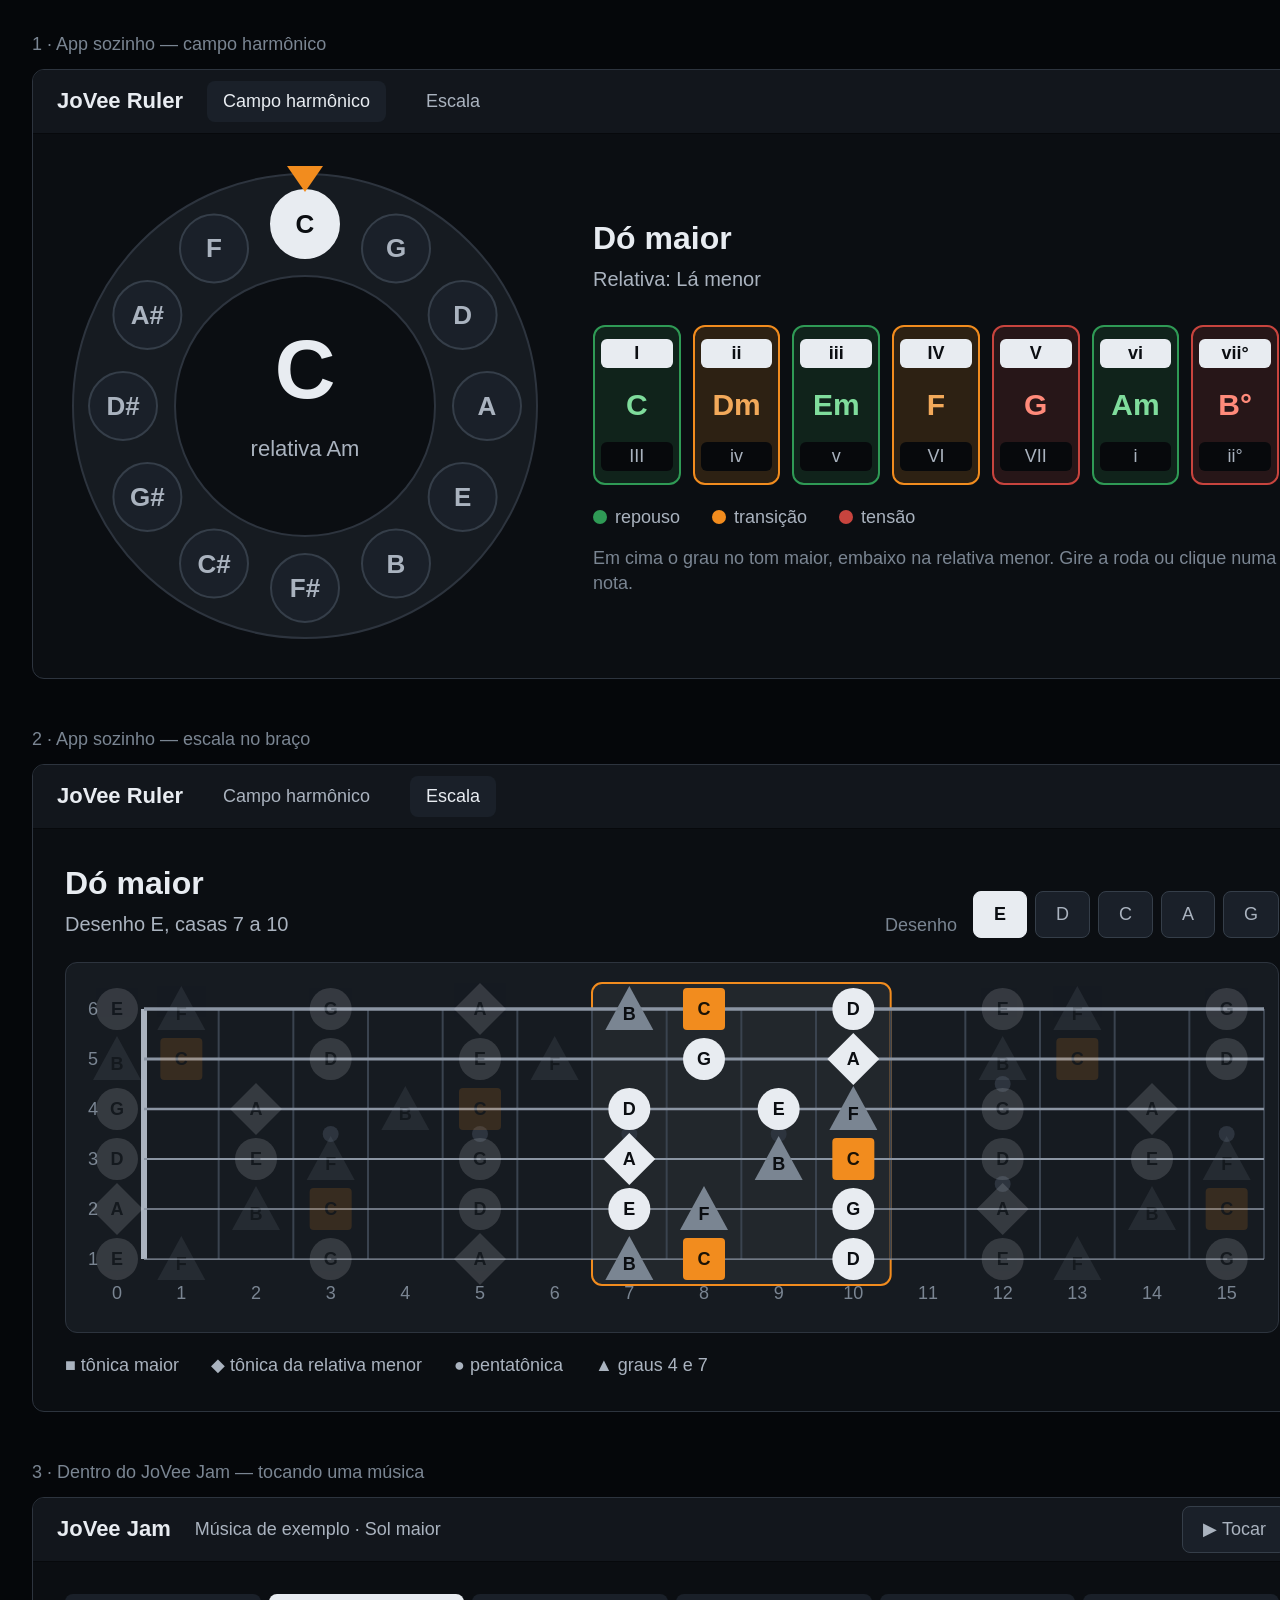
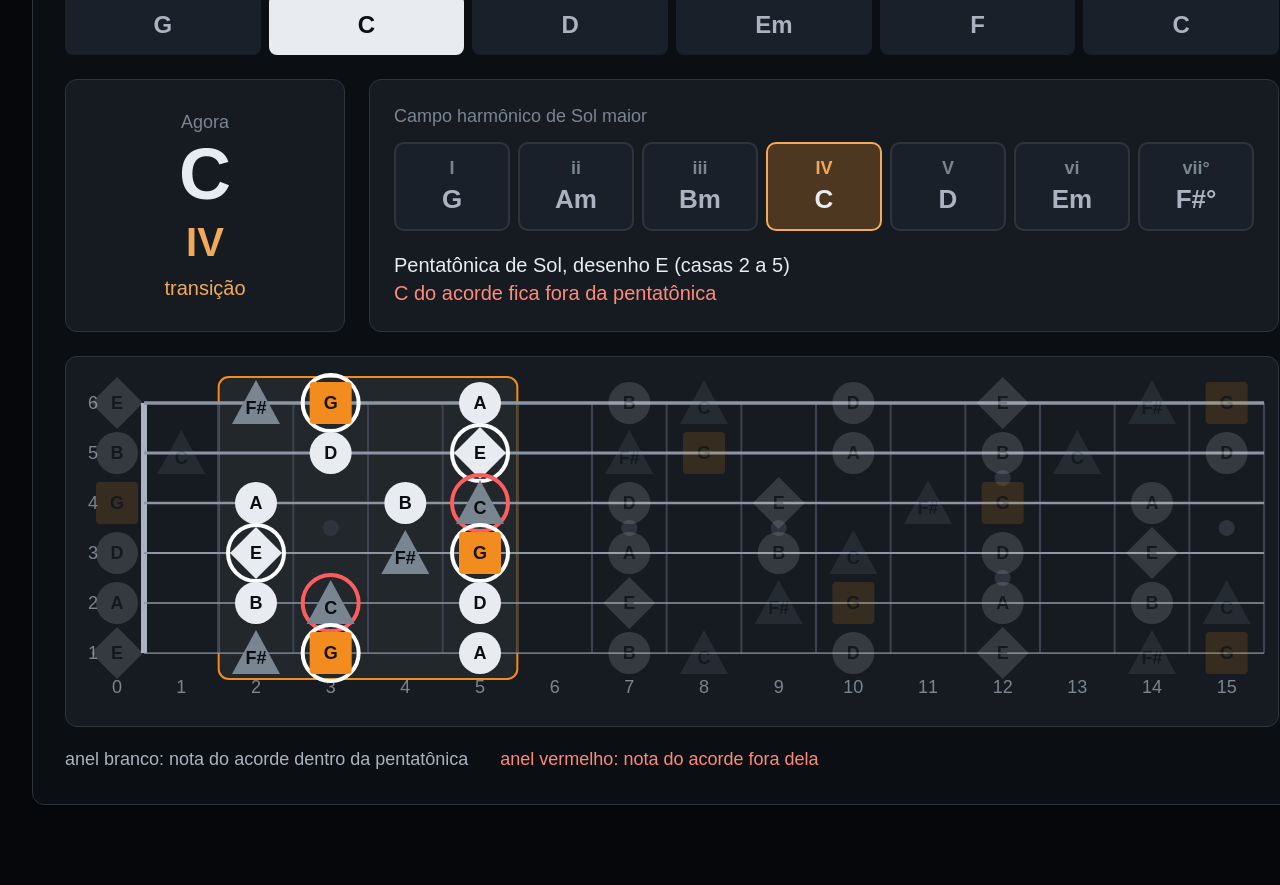
<file: docs/design/mockup/index.html>
<!doctype html>
<html lang="pt-BR">
<head>
<meta charset="utf-8">
<meta name="viewport" content="width=device-width, initial-scale=1">
<title>JoVee Ruler mockup</title>
<style>
:root{--page:#0b0e12;--chrome:#12161c;--chrome2:#1a2029;--panel:#232a33;--well:#161b21;--hair:#2d343e;--fl:#353e49;
--ink:#e8ecf1;--ink2:#aab3bf;--ink3:#7a8592;--accent:#f28c1e;--ok:#2f9a55;--bad:#c8443e;--okt:#7fdc9c;--wt:#f2a95a;--bt:#ff8a7a}
*{box-sizing:border-box}
body{margin:0;background:#05070a;color:var(--ink);font:18px/1.4 -apple-system,"SF Pro Text","Inter",sans-serif;padding:32px}
.cap{font-size:18px;color:var(--ink3);margin:0 0 12px}
.win{width:1280px;background:var(--page);border:1px solid var(--hair);border-radius:12px;overflow:hidden;margin:0 0 48px}
.top{height:64px;background:var(--chrome);border-bottom:1px solid #07090c;display:flex;align-items:center;gap:24px;padding:0 24px}
.brand{font-size:22px;font-weight:700}
.tab{font-size:18px;color:var(--ink2);padding:8px 16px;border-radius:8px;cursor:pointer}
.tab.on{background:var(--chrome2);color:var(--ink)}
.grow{flex:1}
.body{padding:32px}
.h1{font-size:32px;font-weight:700;margin:0}
.h2{font-size:20px;color:var(--ink2);margin:4px 0 0}
.btn{background:var(--chrome2);color:var(--ink2);border:1px solid var(--fl);border-radius:8px;padding:10px 20px;font:inherit;font-size:18px;cursor:pointer}
.btn.on{background:var(--ink);color:var(--page);border-color:var(--ink);font-weight:700}
.pnl{background:var(--well);border:1px solid var(--hair);border-radius:12px;padding:24px}
.legend{display:flex;gap:32px;font-size:18px;color:var(--ink2);margin-top:20px;flex-wrap:wrap}
.dot{display:inline-block;width:14px;height:14px;border-radius:50%;margin-right:8px;vertical-align:-1px}
</style>
</head>
<body>

<p class="cap">1 · App sozinho — campo harmônico</p>
<div class="win">
  <div class="top"><span class="brand">JoVee Ruler</span><span class="tab on">Campo harmônico</span><span class="tab">Escala</span></div>
  <div class="body" style="display:grid;grid-template-columns:480px 1fr;gap:48px;align-items:center">
    <svg id="wheel" viewBox="0 0 480 480" width="480" height="480" style="cursor:grab;touch-action:none"></svg>
    <div>
      <p class="h1" id="f-title"></p><p class="h2" id="f-sub"></p>
      <div id="chords" style="display:grid;grid-template-columns:repeat(7,1fr);gap:12px;margin-top:32px"></div>
      <div class="legend"><span><span class="dot" style="background:var(--ok)"></span>repouso</span><span><span class="dot" style="background:var(--accent)"></span>transição</span><span><span class="dot" style="background:var(--bad)"></span>tensão</span></div>
      <p style="font-size:18px;color:var(--ink3);margin:16px 0 0">Em cima o grau no tom maior, embaixo na relativa menor. Gire a roda ou clique numa nota.</p>
    </div>
  </div>
</div>

<p class="cap">2 · App sozinho — escala no braço</p>
<div class="win">
  <div class="top"><span class="brand">JoVee Ruler</span><span class="tab">Campo harmônico</span><span class="tab on">Escala</span></div>
  <div class="body">
    <div style="display:flex;align-items:flex-end;gap:16px;margin-bottom:24px">
      <div><p class="h1" id="s-title"></p><p class="h2" id="s-sub"></p></div><span class="grow"></span>
      <span style="color:var(--ink3)">Desenho</span><span id="shapes" style="display:flex;gap:8px"></span>
    </div>
    <div class="pnl" style="padding:16px 8px"><svg id="neck" viewBox="0 0 1200 330" width="1200"></svg></div>
    <div class="legend"><span>■ tônica maior</span><span>◆ tônica da relativa menor</span><span>● pentatônica</span><span>▲ graus 4 e 7</span></div>
  </div>
</div>

<p class="cap">3 · Dentro do JoVee Jam — tocando uma música</p>
<div class="win">
  <div class="top"><span class="brand">JoVee Jam</span><span style="color:var(--ink2)">Música de exemplo · Sol maior</span><span class="grow"></span><button class="btn" id="play">▶ Tocar</button></div>
  <div class="body">
    <div id="tl" style="display:grid;grid-template-columns:repeat(6,1fr);gap:8px;margin-bottom:24px"></div>
    <div style="display:grid;grid-template-columns:280px 1fr;gap:24px;margin-bottom:24px">
      <div class="pnl" style="text-align:center;display:flex;flex-direction:column;justify-content:center">
        <div style="font-size:18px;color:var(--ink3)">Agora</div>
        <div id="j-chord" style="font-size:72px;font-weight:700;line-height:1.1"></div>
        <div id="j-deg" style="font-size:40px;font-weight:700"></div>
        <div id="j-fn" style="font-size:20px;margin-top:4px"></div>
      </div>
      <div class="pnl">
        <div style="color:var(--ink3);margin-bottom:12px">Campo harmônico de Sol maior</div>
        <div id="j-field" style="display:grid;grid-template-columns:repeat(7,1fr);gap:8px"></div>
        <div id="j-msg" style="font-size:20px;margin-top:20px"></div>
      </div>
    </div>
    <div class="pnl" style="padding:16px 8px"><svg id="jneck" viewBox="0 0 1200 330" width="1200"></svg></div>
    <div class="legend"><span>anel branco: nota do acorde dentro da pentatônica</span><span style="color:var(--bt)">anel vermelho: nota do acorde fora dela</span></div>
  </div>
</div>

<script>
const N=['C','C#','D','D#','E','F','F#','G','G#','A','A#','B'];
const PT={C:'Dó','C#':'Dó#',D:'Ré','D#':'Ré#',E:'Mi',F:'Fá','F#':'Fá#',G:'Sol','G#':'Sol#',A:'Lá','A#':'Lá#',B:'Si'};
const MAJ=[0,2,4,5,7,9,11],Q=['','m','m','','','m','°'],RM=['I','ii','iii','IV','V','vi','vii°'],RN=['i','ii°','III','iv','v','VI','VII'];
const FN=[0,1,0,1,2,0,2],FC=['#2f9a55','#f28c1e','#c8443e'],FT=['#7fdc9c','#f2a95a','#ff8a7a'],FL=['repouso','transição','tensão'];
const FIFTHS=[0,7,2,9,4,11,6,1,8,3,10,5],TUN=[4,9,2,7,11,4],PENT=[0,2,4,7,9];
let key=0,shape=0,ang=0;
const $=id=>document.getElementById(id);
const field=k=>MAJ.map((_,i)=>{const r=(k+MAJ[i])%12;return{r,notes:[r,(k+MAJ[(i+2)%7])%12,(k+MAJ[(i+4)%7])%12],name:N[r]+Q[i],i}});

function wheel(){
  const c=240;let h='<circle cx="240" cy="240" r="232" fill="#161b21" stroke="#2d343e" stroke-width="2"/><circle cx="240" cy="240" r="130" fill="#0b0e12" stroke="#2d343e" stroke-width="2"/>';
  h+='<g transform="rotate('+ang+' 240 240)">';
  FIFTHS.forEach((n,p)=>{const a=(p*30-90)*Math.PI/180,x=c+182*Math.cos(a),y=c+182*Math.sin(a),on=n===key;
    h+='<g data-k="'+n+'" style="cursor:pointer"><circle cx="'+x+'" cy="'+y+'" r="34" fill="'+(on?'#e8ecf1':'#1a2029')+'" stroke="'+(on?'#e8ecf1':'#353e49')+'" stroke-width="2"/><text x="'+x+'" y="'+y+'" transform="rotate('+(-ang)+' '+x+' '+y+')" text-anchor="middle" dominant-baseline="central" font-size="26" font-weight="700" fill="'+(on?'#0b0e12':'#aab3bf')+'">'+N[n]+'</text></g>'});
  h+='</g><path d="M222 0 L258 0 L240 26 Z" fill="#f28c1e"/>';
  h+='<text x="240" y="232" text-anchor="middle" font-size="84" font-weight="700" fill="#e8ecf1">'+N[key]+'</text><text x="240" y="290" text-anchor="middle" font-size="22" fill="#aab3bf">relativa '+N[(key+9)%12]+'m</text>';
  $('wheel').innerHTML=h;
}
function chords(){
  $('f-title').textContent=PT[N[key]]+' maior';
  $('f-sub').textContent='Relativa: '+PT[N[(key+9)%12]]+' menor';
  $('chords').innerHTML=field(key).map(c=>{const f=FN[c.i];return'<div style="background:'+FC[f]+'26;border:2px solid '+FC[f]+';border-radius:12px;padding:12px 6px;text-align:center"><div style="background:#e8ecf1;color:#0b0e12;border-radius:6px;font-size:18px;font-weight:700;padding:2px 0">'+RM[c.i]+'</div><div style="font-size:30px;font-weight:700;color:'+FT[f]+';margin:16px 0">'+c.name+'</div><div style="background:#07090c;color:#aab3bf;border-radius:6px;font-size:18px;padding:2px 0">'+RN[(c.i+2)%7]+'</div></div>'}).join('');
}
function rotateTo(k){const target=-FIFTHS.indexOf(k)*30,d=((target-ang)%360+540)%360-180,a0=ang,t0=performance.now();key=k;chords();scale();
  (function step(t){const u=Math.min(1,(t-t0)/350);ang=a0+d*(1-Math.pow(1-u,3));wheel();if(u<1)requestAnimationFrame(step);else ang=target})(t0)}
$('wheel').addEventListener('click',e=>{const g=e.target.closest('[data-k]');if(g&&!dragMoved)rotateTo(+g.dataset.k)});
let drag=null,dragMoved=false;
$('wheel').addEventListener('pointerdown',e=>{const r=$('wheel').getBoundingClientRect(),cx=r.left+r.width/2,cy=r.top+r.height/2;drag={cx,cy,a:Math.atan2(e.clientY-cy,e.clientX-cx),a0:ang};dragMoved=false});
addEventListener('pointermove',e=>{if(!drag)return;const d=(Math.atan2(e.clientY-drag.cy,e.clientX-drag.cx)-drag.a)*180/Math.PI;if(Math.abs(d)>3)dragMoved=true;if(!dragMoved)return;ang=drag.a0+d;const k=FIFTHS[((Math.round(-ang/30)%12)+12)%12];if(k!==key){key=k;chords();scale()}wheel()});
addEventListener('pointerup',()=>{if(drag&&dragMoved){ang=Math.round(ang/30)*30;wheel()}drag=null});

function shapesWin(k){const r=((k-4)%12+12)%12;return[['E',-1],['D',2],['C',4],['A',7],['G',9]].map(([n,o])=>{let a=r+o;while(a<0)a+=12;while(a+3>15)a-=12;if(a<0)a+=12;return[n,a]})}
function neck(id,k,win,active){
  const x0=70,fw=(1190-x0)/15,y0=30,sp=50;let h='';
  if(win!=null){const xa=win===0?8:x0+(win-1)*fw,xb=x0+(win+3)*fw;h+='<rect x="'+xa+'" y="4" width="'+(xb-xa)+'" height="'+(sp*5+52)+'" rx="10" fill="#ffffff0d" stroke="#f28c1e" stroke-width="2"/>'}
  [3,5,7,9,15].forEach(f=>h+='<circle cx="'+(x0+(f-.5)*fw)+'" cy="'+(y0+2.5*sp)+'" r="8" fill="#2d343e"/>');
  [1.5,3.5].forEach(s=>h+='<circle cx="'+(x0+11.5*fw)+'" cy="'+(y0+s*sp)+'" r="8" fill="#2d343e"/>');
  for(let f=0;f<=15;f++){const x=x0+f*fw;h+='<line x1="'+x+'" x2="'+x+'" y1="'+y0+'" y2="'+(y0+5*sp)+'" stroke="'+(f?'#3a434f':'#aab3bf')+'" stroke-width="'+(f?2:6)+'"/><text x="'+(f?x-fw/2:x0/2+8)+'" y="'+(y0+5*sp+40)+'" text-anchor="middle" font-size="18" fill="#7a8592">'+f+'</text>'}
  for(let s=0;s<6;s++){const y=y0+s*sp;h+='<line x1="'+x0+'" x2="1190" y1="'+y+'" y2="'+y+'" stroke="#8b95a3" stroke-width="'+(3.5-s*.45)+'"/><text x="14" y="'+y+'" dominant-baseline="central" font-size="18" fill="#7a8592">'+(6-s)+'</text>'}
  for(let s=0;s<6;s++)for(let f=0;f<=15;f++){const n=(TUN[5-s]+f)%12,iv=(n-k+12)%12;if(!MAJ.includes(iv))continue;
    const x=f?x0+(f-.5)*fw:x0/2+8,y=y0+s*sp,inW=win==null||(f>=win&&f<=win+3),pent=PENT.includes(iv),r=21;
    let m,tc='#0b0e12',ty=y;
    if(iv===0){m='<rect x="'+(x-r)+'" y="'+(y-r)+'" width="'+2*r+'" height="'+2*r+'" rx="4" fill="#f28c1e"/>';tc='#1a1206'}
    else if(iv===9)m='<path d="M'+x+' '+(y-r-5)+'L'+(x+r+5)+' '+y+'L'+x+' '+(y+r+5)+'L'+(x-r-5)+' '+y+'Z" fill="#e8ecf1"/>';
    else if(pent)m='<circle cx="'+x+'" cy="'+y+'" r="'+r+'" fill="#e8ecf1"/>';
    else{m='<path d="M'+x+' '+(y-r-2)+'L'+(x+r+3)+' '+(y+r)+'L'+(x-r-3)+' '+(y+r)+'Z" fill="#7a8592"/>';ty=y+5}
    let ring='';if(active&&active.includes(n)&&inW)ring='<circle cx="'+x+'" cy="'+y+'" r="'+(r+7)+'" fill="none" stroke="'+(pent||iv===0?'#ffffff':'#ff5d5d')+'" stroke-width="4"/>';
    h+='<g opacity="'+(inW?1:.15)+'">'+ring+m+'<text x="'+x+'" y="'+ty+'" text-anchor="middle" dominant-baseline="central" font-size="18" font-weight="700" fill="'+tc+'">'+N[n]+'</text></g>'}
  $(id).innerHTML=h;
}
function scale(){const w=shapesWin(key);$('s-title').textContent=PT[N[key]]+' maior';$('s-sub').textContent='Desenho '+w[shape][0]+', casas '+w[shape][1]+' a '+(w[shape][1]+3);
  $('shapes').innerHTML=w.map(([n],i)=>'<button class="btn'+(i===shape?' on':'')+'" data-s="'+i+'">'+n+'</button>').join('');
  neck('neck',key,w[shape][1],null)}
$('shapes').addEventListener('click',e=>{const b=e.target.closest('[data-s]');if(b){shape=+b.dataset.s;scale()}});

const JK=7,JF=field(JK),TL=[[7,11,2],[0,4,7],[2,6,9],[4,7,11],[5,9,0],[0,4,7]],TLN=['G','C','D','Em','F','C'];let cur=1,timer=null;
function jam(){
  $('tl').innerHTML=TL.map((c,i)=>'<div data-t="'+i+'" style="padding:14px 0;text-align:center;border-radius:8px;font-size:24px;font-weight:700;cursor:pointer;background:'+(i===cur?'#e8ecf1':'#1a2029')+';color:'+(i===cur?'#0b0e12':'#aab3bf')+'">'+TLN[i]+'</div>').join('');
  const notes=TL[cur],key_=notes.slice().sort().join(),m=JF.find(c=>c.notes.slice().sort().join()===key_);
  $('j-chord').textContent=TLN[cur];
  $('j-deg').textContent=m?RM[m.i]:'♭VII';$('j-deg').style.color=m?FT[FN[m.i]]:'#aab3bf';
  $('j-fn').innerHTML=m?'<span style="color:'+FT[FN[m.i]]+'">'+FL[FN[m.i]]+'</span>':'<span style="color:#aab3bf">fora do campo (emprestado)</span>';
  $('j-field').innerHTML=JF.map(c=>{const on=m&&m.i===c.i,f=FN[c.i];return'<div style="text-align:center;padding:12px 0;border-radius:10px;border:2px solid '+(on?FT[f]:'#2d343e')+';background:'+(on?FC[f]+'40':'#1a2029')+'"><div style="font-size:18px;color:'+(on?FT[f]:'#7a8592')+';font-weight:700">'+RM[c.i]+'</div><div style="font-size:26px;font-weight:700;color:'+(on?'#e8ecf1':'#aab3bf')+'">'+c.name+'</div></div>'}).join('');
  const out=notes.filter(n=>!PENT.includes((n-JK+12)%12)).map(n=>N[n]);
  $('j-msg').innerHTML='Pentatônica de Sol, desenho E (casas 2 a 5)<br><span style="color:'+(out.length?'#ff8a7a':'#7fdc9c')+'">'+(out.length?out.join(' e ')+' do acorde fica fora da pentatônica':'Todas as notas do acorde estão na pentatônica')+'</span>';
  neck('jneck',JK,2,notes);
}
$('tl').addEventListener('click',e=>{const b=e.target.closest('[data-t]');if(b){cur=+b.dataset.t;jam()}});
$('play').addEventListener('click',()=>{if(timer){clearInterval(timer);timer=null;$('play').textContent='▶ Tocar'}else{timer=setInterval(()=>{cur=(cur+1)%TL.length;jam()},1500);$('play').textContent='❚❚ Pausar'}});
wheel();chords();scale();jam();
</script>
</body>
</html>
</file>
